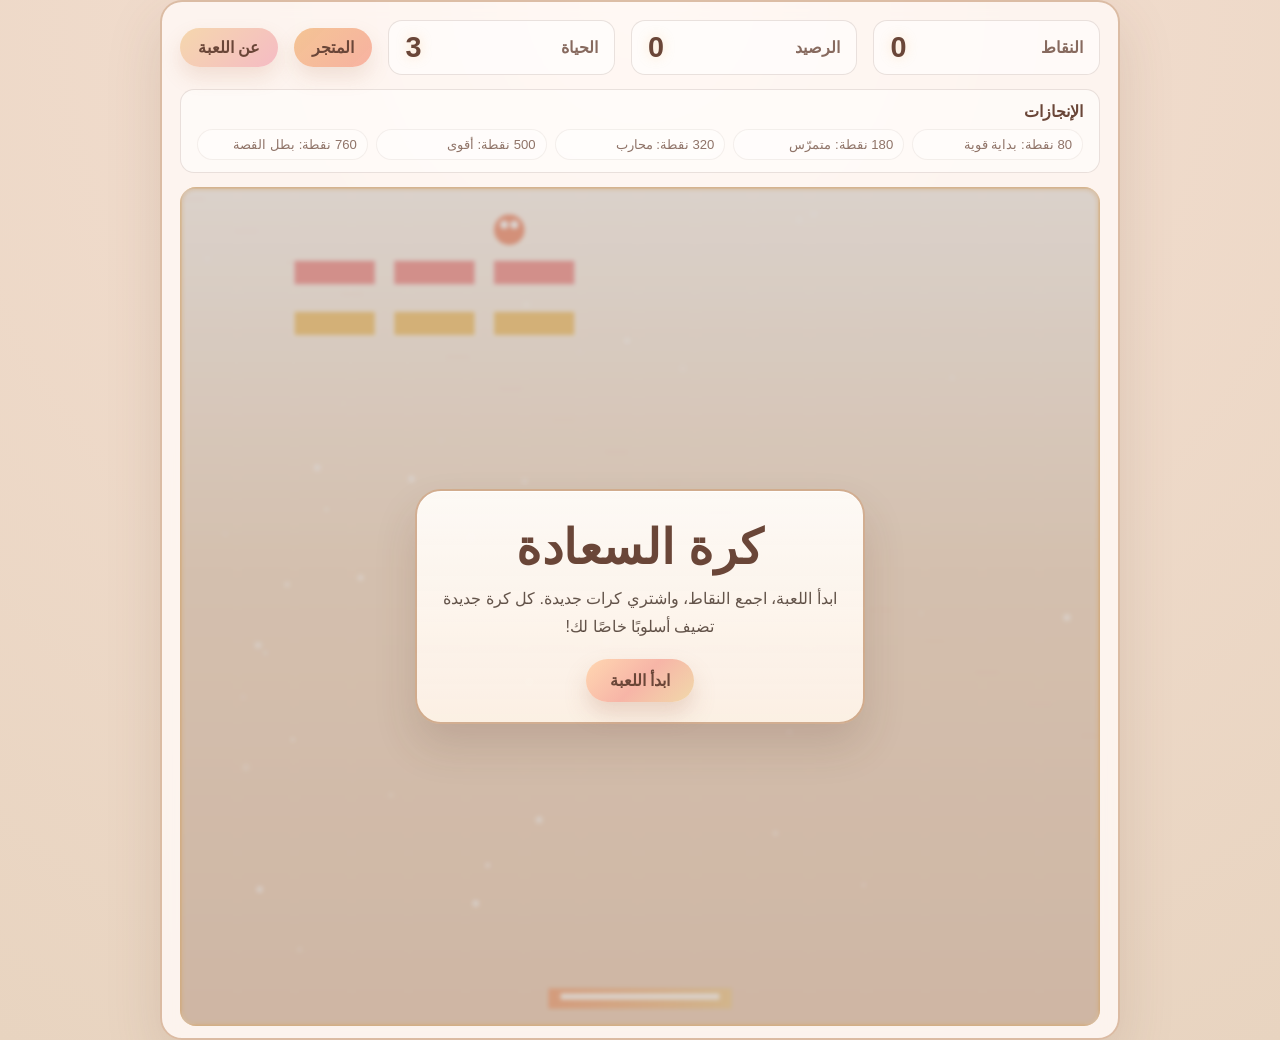
<file: index.html>
<!DOCTYPE html>
<html lang="ar" dir="rtl">
  <head>
    <meta charset="UTF-8" />
    <meta name="viewport" content="width=device-width, initial-scale=1.0" />
    <title>لعبة الكرة</title>
    <link rel="stylesheet" href="style.css" />
  </head>
  <body>
    <div class="game-shell">
      <div class="hud">
        <div class="score-box">
          <span>النقاط</span>
          <strong id="score">0</strong>
        </div>
        <div class="score-box">
          <span>الرصيد</span>
          <strong id="wallet">0</strong>
        </div>
        <div class="score-box">
          <span>الحياة</span>
          <strong id="lives">3</strong>
        </div>
        <button type="button" class="shop-toggle" id="shopToggle">المتجر</button>
        <a href="about.html" class="about-link">عن اللعبة</a>
      </div>

      <div class="achievements-panel" id="achievementsPanel">
        <h3>الإنجازات</h3>
        <ul id="achievementsList">
          <li data-achievement="80">80 نقطة: بداية قوية</li>
          <li data-achievement="180">180 نقطة: متمرّس</li>
          <li data-achievement="320">320 نقطة: محارب</li>
          <li data-achievement="500">500 نقطة: أقوى</li>
          <li data-achievement="760">760 نقطة: بطل القصة</li>
        </ul>
      </div>

      <div class="shop-panel hidden" id="shopPanel">
        <div class="shop-header">
          <div>
            <h3>المتجر</h3>
            <span>اختر قشرة الكرة المفضلة</span>
          </div>
          <button type="button" class="close-shop" id="closeShop">إغلاق</button>
        </div>
        <div class="shop-items">
          <div class="shop-item">
            <span class="shop-ball ball-classic"></span>
            <span class="skin-name">كلاسيك</span>
            <button data-skin="classic">اختيار</button>
          </div>
          <div class="shop-item">
            <span class="shop-ball ball-rose"></span>
            <span class="skin-name">وردي</span>
            <button data-skin="rose">شراء 120</button>
          </div>
          <div class="shop-item">
            <span class="shop-ball ball-mint"></span>
            <span class="skin-name">نيتروجين</span>
            <button data-skin="mint">شراء 220</button>
          </div>
          <div class="shop-item">
            <span class="shop-ball ball-gold"></span>
            <span class="skin-name">ذهبي</span>
            <button data-skin="gold">شراء 380</button>
          </div>
          <div class="shop-item">
            <span class="shop-ball ball-violet"></span>
            <span class="skin-name">بنفسجي</span>
            <button data-skin="violet">شراء 620</button>
          </div>
          <div class="shop-item">
            <span class="shop-ball ball-lava"></span>
            <span class="skin-name">حار</span>
            <button data-skin="lava">شراء 980</button>
          </div>
        </div>
      </div>

      <div class="canvas-wrap">
        <canvas id="gameCanvas" width="900" height="820" aria-label="لعبة الكرة"></canvas>

        <div id="gameOverlay" class="game-overlay">
          <div class="game-overlay-card">
            <h1 id="overlayTitle">لعبة الكرة</h1>
            <p id="overlayText">ابدأ اللعبة اضرب الاهداف  واحتفظ بالكرة داخل المنصة.</p>
            <button id="startBtn">ابدأ اللعبة</button>
          </div>
        </div>
      </div>
    </div>

    <script src="script.js"></script>
  </body>
</html>
</file>
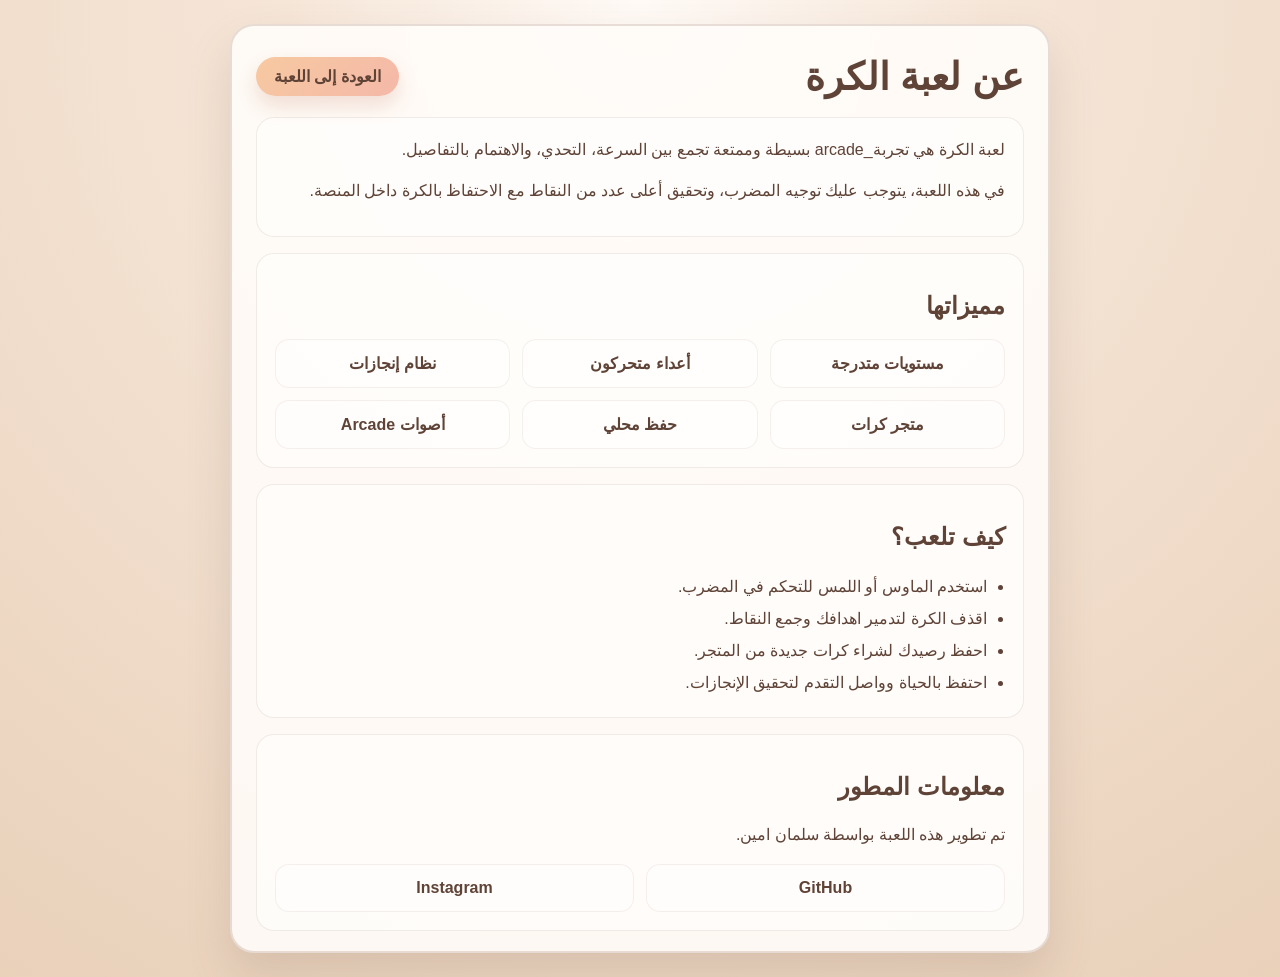
<file: about.html>
<!DOCTYPE html>
<html lang="ar" dir="rtl">
  <head>
    <meta charset="UTF-8" />
    <meta name="viewport" content="width=device-width, initial-scale=1.0" />
    <title>عن اللعبة</title>
    <style>
      :root {
        --bg: #f9f1ea;
        --panel: rgba(255, 252, 249, 0.9);
        --brown: #5f4337;
        --soft: #f6d5b8;
        --peach: #f3b993;
        --rose: #f3a6ae;
        --gold: #f4d58a;
        --shadow: rgba(92, 65, 52, 0.15);
      }

      * { box-sizing: border-box; }

      body {
        margin: 0;
        min-height: 100vh;
        display: grid;
        place-items: center;
        font-family: "Segoe UI", Tahoma, Geneva, Verdana, sans-serif;
        background: radial-gradient(circle at top, #fffaf6 0%, #f6e6d8 30%, #e9d1ba 100%);
        color: var(--brown);
        padding: 24px;
      }

      .page {
        width: min(92vw, 820px);
        background: var(--panel);
        border: 2px solid rgba(122, 82, 60, 0.18);
        border-radius: 24px;
        box-shadow: 0 22px 45px var(--shadow);
        padding: 28px 24px 20px;
      }

      .topbar {
        display: flex;
        justify-content: space-between;
        align-items: center;
        gap: 12px;
        margin-bottom: 18px;
      }

      h1 {
        margin: 0;
        font-size: clamp(2rem, 3vw, 2.7rem);
      }

      .back-btn {
        text-decoration: none;
        background: linear-gradient(135deg, #f7c9a1, #f4b8a8);
        color: var(--brown);
        border-radius: 999px;
        padding: 10px 18px;
        font-weight: 800;
        box-shadow: 0 10px 20px rgba(188, 116, 84, 0.2);
      }

      .card {
        background: rgba(255, 255, 255, 0.5);
        border: 1px solid rgba(122, 82, 60, 0.1);
        border-radius: 18px;
        padding: 18px;
        margin-top: 16px;
      }

      p {
        margin: 0 0 12px;
        line-height: 1.8;
      }

      ul {
        margin: 0;
        padding-right: 18px;
        line-height: 2;
      }

      .features {
        display: grid;
        grid-template-columns: repeat(auto-fit, minmax(180px, 1fr));
        gap: 12px;
        margin-top: 14px;
      }

      .feature {
        background: rgba(255, 255, 255, 0.4);
        border: 1px solid rgba(122, 82, 60, 0.08);
        border-radius: 14px;
        padding: 14px 12px;
        text-align: center;
        font-weight: 700;
      }

      a {
        color: var(--brown);
        text-decoration: none;
      }

      a:hover {
        text-decoration: underline;
      }

      a:visited {
        color: var(--brown);
      }
      a:active {
        color: var(--brown);
      }
      a:focus {
        outline: 2px solid var(--brown);
        outline-offset: 2px;
      }
      a:focus-visible {
        outline: 2px solid var(--brown);
        outline-offset: 2px;
      }
    </style>
  </head>
  <body>
    <main class="page">
      <div class="topbar">
        <h1>عن لعبة الكرة</h1>
        <a class="back-btn" href="index.html">العودة إلى اللعبة</a>
      </div>

      <div class="card">
        <p>لعبة الكرة هي تجربة_arcade بسيطة وممتعة تجمع بين السرعة، التحدي، والاهتمام بالتفاصيل.</p>
        <p>في هذه اللعبة، يتوجب عليك توجيه المضرب، وتحقيق أعلى عدد من النقاط مع الاحتفاظ بالكرة داخل المنصة.</p>
      </div>

      <div class="card">
        <h2>مميزاتها</h2>
        <div class="features">
          <div class="feature">مستويات متدرجة</div>
          <div class="feature">أعداء متحركون</div>
          <div class="feature">نظام إنجازات</div>
          <div class="feature">متجر كرات</div>
          <div class="feature">حفظ محلي</div>
          <div class="feature">أصوات Arcade</div>
        </div>
      </div>

      <div class="card">
        <h2>كيف تلعب؟</h2>
        <ul>
          <li>استخدم الماوس أو اللمس للتحكم في المضرب.</li>
          <li>اقذف الكرة لتدمير اهدافك وجمع النقاط.</li>
          <li>احفظ رصيدك لشراء كرات جديدة من المتجر.</li>
          <li>احتفظ بالحياة وواصل التقدم لتحقيق الإنجازات.</li>
        </ul>
      </div>


      <div class="card">
        <h2>معلومات المطور</h2>
        <p>تم تطوير هذه اللعبة بواسطة سلمان امين.</p>
        <div class="features">
          <div class="feature"><a href="https://github.com/x5p8r" target="_blank">GitHub</a></div>
          <div class="feature"><a href="https://www.instagram.com/salman__emin" target="_blank">Instagram</a></div>
        </div>
      </div>
    </main>
  </body>
</html>
</file>
<file: style.css>
:root {
  --bg-1: #f7efe8;
  --bg-2: #f1dccd;
  --panel: rgba(255, 249, 245, 0.86);
  --panel-border: rgba(191, 141, 103, 0.55);
  --text: #3c2a21;
  --ivory: #fffdfb;
  --peach: #f6c8a9;
  --rose: #f4a6a6;
  --gold: #f2b86d;
  --cream: #fff7ec;
  --brown: #6a4638;
  --soft-shadow: rgba(109, 73, 57, 0.15);
}

* {
  box-sizing: border-box;
}

body {
  margin: 0;
  min-height: 100vh;
  display: grid;
  place-items: center;
  font-family: "Segoe UI", Tahoma, Geneva, Verdana, sans-serif;
  background: radial-gradient(circle at top, #fff7ef 0%, var(--bg-2) 30%, #e8d4c0 100%);
  color: var(--text);
}

.game-shell {
  width: min(92vw, 960px);
  background: var(--panel);
  border: 2px solid var(--panel-border);
  border-radius: 22px;
  box-shadow: 0 22px 55px var(--soft-shadow);
  padding: 18px 18px 12px;
  backdrop-filter: blur(8px);
}

.hud {
  display: flex;
  justify-content: space-between;
  align-items: center;
  gap: 16px;
  margin-bottom: 14px;
}

.shop-toggle,
.close-shop {
  border: none;
  background: linear-gradient(135deg, #f4c494, #f7ae9df2);
  color: var(--brown);
  border-radius: 999px;
  padding: 10px 18px;
  font-weight: 800;
  cursor: pointer;
  box-shadow: 0 10px 20px rgba(180, 120, 88, 0.18);
}

.about-link {
  display: inline-flex;
  align-items: center;
  justify-content: center;
  text-decoration: none;
  background: linear-gradient(135deg, #f5d7ad, #f5bbc4);
  color: var(--brown);
  border-radius: 999px;
  padding: 10px 18px;
  font-weight: 800;
  box-shadow: 0 10px 20px rgba(188, 116, 84, 0.18);
}

.score-box {
  flex: 1;
  background: rgba(255, 255, 255, 0.6);
  border: 1px solid rgba(106, 70, 56, 0.15);
  border-radius: 14px;
  padding: 10px 16px;
  display: flex;
  align-items: center;
  justify-content: space-between;
  font-weight: 700;
  color: var(--brown);
}

.score-box span {
  opacity: 0.8;
}

#score,
#wallet,
#lives {
  font-size: 1.8rem;
  color: var(--brown);
  text-shadow: 0 0 12px rgba(242, 184, 109, 0.35);
}

.shop-panel {
  margin-bottom: 14px;
  background: linear-gradient(135deg, rgba(255, 250, 244, 0.9), rgba(255, 241, 231, 0.78));
  border: 1px solid rgba(106, 70, 56, 0.14);
  border-radius: 16px;
  padding: 14px 16px 12px;
  color: var(--brown);
  box-shadow: inset 0 0 0 1px rgba(255, 255, 255, 0.45);
  transition: opacity 0.2s ease, transform 0.2s ease, visibility 0.2s ease;
}

.shop-panel.hidden {
  display: none;
}

.shop-header {
  display: flex;
  justify-content: space-between;
  align-items: center;
  gap: 8px;
  margin-bottom: 12px;
}

.shop-header h3 {
  margin: 0;
  font-size: 1rem;
}

.shop-header span {
  font-size: 0.76rem;
  opacity: 0.8;
}

.shop-items {
  display: grid;
  grid-template-columns: repeat(3, minmax(120px, 1fr));
  gap: 12px;
}

.shop-item {
  background: rgba(255, 255, 255, 0.56);
  border: 1px solid rgba(106, 70, 56, 0.1);
  border-radius: 16px;
  padding: 12px 10px 10px;
  display: flex;
  flex-direction: column;
  align-items: center;
  gap: 8px;
  text-align: center;
  font-weight: 700;
  transition: transform 0.2s ease, box-shadow 0.2s ease;
}

.shop-item:hover {
  transform: translateY(-2px);
  box-shadow: 0 10px 18px rgba(125, 84, 61, 0.08);
}

.skin-name {
  font-size: 0.85rem;
}

.shop-ball {
  width: 32px;
  height: 32px;
  border-radius: 50%;
  display: inline-block;
  box-shadow: 0 0 18px rgba(255, 255, 255, 0.8);
  border: 2px solid rgba(255, 255, 255, 0.7);
}

.ball-classic {
  background: linear-gradient(135deg, #f5a88f, #f0d5a6);
}

.ball-rose {
  background: linear-gradient(135deg, #ff9ab0, #ffc2d1);
}

.ball-mint {
  background: linear-gradient(135deg, #8ae4c4, #d9f8ea);
}

.ball-gold {
  background: linear-gradient(135deg, #f5d05b, #f1b55d);
}

.ball-violet {
  background: linear-gradient(135deg, #b992ff, #d7c7ff);
}

.ball-lava {
  background: linear-gradient(135deg, #ff7c5e, #ffb877);
}

.shop-item button {
  width: 100%;
  padding: 8px 10px;
  font-size: 0.8rem;
}

canvas {
  display: block;
  width: 100%;
  height: auto;
  border-radius: 16px;
  border: 2px solid rgba(242, 184, 109, 0.7);
  background: linear-gradient(180deg, #fffaf5 0%, #f4e7dc 45%, #f8f0e8 100%);
  box-shadow: inset 0 0 30px rgba(255, 255, 255, 0.7);
}

.achievements-panel {
  margin-bottom: 14px;
  background: rgba(255, 255, 255, 0.52);
  border: 1px solid rgba(106, 70, 56, 0.15);
  border-radius: 14px;
  padding: 12px 16px;
  color: var(--brown);
}

.achievements-panel h3 {
  margin: 0 0 8px;
  font-size: 1rem;
}

.achievements-panel ul {
  list-style: none;
  padding: 0;
  margin: 0;
  display: flex;
  flex-wrap: wrap;
  gap: 8px;
}

.achievements-panel li {
  flex: 1 1 120px;
  font-size: 0.82rem;
  background: rgba(255, 255, 255, 0.5);
  border: 1px solid rgba(106, 70, 56, 0.1);
  border-radius: 999px;
  padding: 7px 10px;
  opacity: 0.75;
  transition: all 0.2s ease;
}

.achievements-panel li.unlocked {
  background: linear-gradient(135deg, #f9d9b5, #f8c7b8);
  opacity: 1;
  box-shadow: 0 8px 18px rgba(178, 125, 95, 0.18);
  font-weight: 700;
}

.canvas-wrap {
  position: relative;
}

.game-overlay {
  position: absolute;
  inset: 0;
  display: grid;
  place-items: center;
  background: rgba(75, 50, 39, 0.2);
  backdrop-filter: blur(2px);
  border-radius: 16px;
  transition: opacity 0.25s ease, visibility 0.25s ease;
}

.game-overlay.hidden {
  opacity: 0;
  visibility: hidden;
  pointer-events: none;
}

.game-overlay-card {
  background: linear-gradient(180deg, rgba(255, 251, 247, 0.96), rgba(255, 245, 234, 0.9));
  border: 2px solid rgba(191, 141, 103, 0.7);
  box-shadow: 0 22px 42px rgba(90, 58, 41, 0.16), inset 0 1px 0 rgba(255,255,255,0.8);
  border-radius: 26px;
  padding: 28px 26px 20px;
  text-align: center;
  width: min(82%, 450px);
}

.game-overlay-card h1 {
  margin: 0 0 10px;
  font-size: clamp(2rem, 4vw, 3rem);
  color: var(--brown);
  letter-spacing: 0.5px;
}

.game-overlay-card p {
  margin: 0 0 18px;
  line-height: 1.75;
  color: rgba(60, 42, 33, 0.8);
  font-size: 1rem;
}

button {
  border: none;
  background: linear-gradient(135deg, #ffd7b1, #f7b5a7, #f1d9aa);
  color: var(--brown);
  border-radius: 999px;
  padding: 12px 24px;
  font-weight: 800;
  font-size: 1rem;
  cursor: pointer;
  transition: transform 0.2s ease, box-shadow 0.2s ease;
  box-shadow: 0 12px 22px rgba(178, 125, 95, 0.25);
}

button:hover {
  transform: translateY(-1px) scale(1.02);
}

button:active {
  transform: translateY(1px);
}

@media (max-width: 640px) {
  body {
    padding: 10px;
  }

  .game-shell {
    width: min(98vw, 960px);
    padding: 12px 10px 10px;
  }

  .hud {
    flex-wrap: wrap;
    gap: 8px;
  }

  .score-box,
  .shop-toggle,
  .about-link {
    flex: 1 1 calc(33% - 8px);
    min-width: 0;
  }

  .score-box {
    padding: 8px 10px;
  }

  #score,
  #wallet,
  #lives {
    font-size: 1.1rem;
  }

  .shop-items {
    grid-template-columns: repeat(2, minmax(100px, 1fr));
  }

  .shop-item button {
    font-size: 0.72rem;
  }

  .canvas-wrap {
    margin-top: 8px;
  }

  canvas {
    min-height: 460px;
    max-height: 82vh;
    touch-action: none;
  }

  .game-overlay-card {
    width: min(90%, 420px);
    padding: 22px 18px 18px;
  }

  .game-overlay-card h1 {
    font-size: 1.7rem;
  }

  .game-overlay-card p {
    font-size: 0.9rem;
  }
}
</file>
